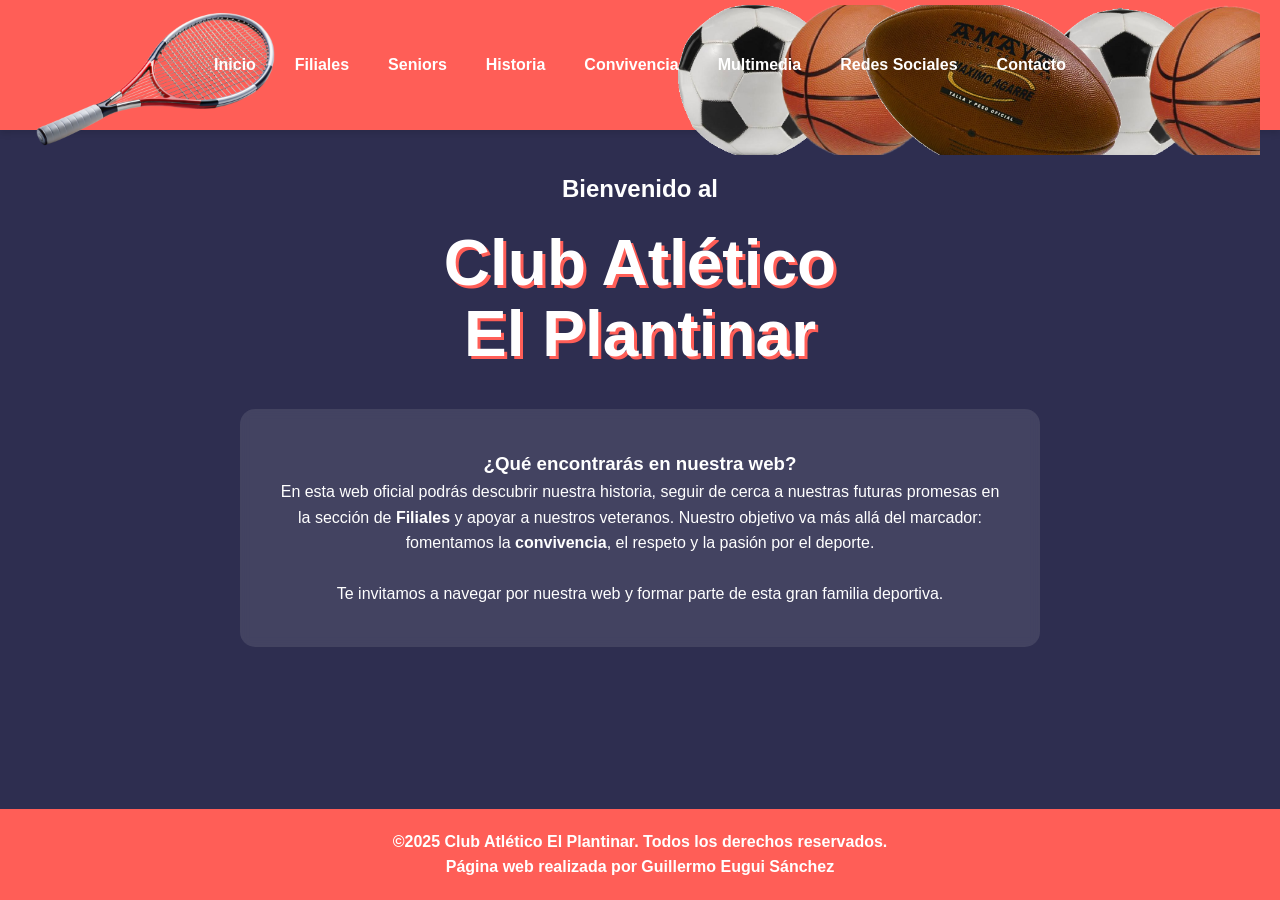
<file: index.html>
<!DOCTYPE html>
<html lang="es">
  <head>
    <meta charset="UTF-8" />
    <meta name="viewport" content="width=device-width, initial-scale=1.0" />
    <link href="estilos.css" rel="stylesheet" />
    <title>Club Atlético El Plantinar</title>
  </head>
  <body>
    <header>
      <img src="raqueta.png" alt="Raqueta" class="adorno adorno-izq" />
      <nav>
        <ul>
          <li><a href="index.html">Inicio</a></li>
          <li><a href="filiales.html">Filiales</a></li>
          <li><a href="seniors.html">Seniors</a></li>
          <li><a href="historia.html">Historia</a></li>
          <li><a href="convivencia.html">Convivencia</a></li>
          <li><a href="multimedia.html">Multimedia</a></li>
          <li><a href="redes.html">Redes Sociales</a></li>
          <li><a href="contacto.html">Contacto</a></li>
        </ul>
      </nav>

      <img src="balones.png" alt="Balones" class="adorno adorno-der"/>
    </header>

    <main>
      <section class="bloque-titulo">
        <h2>Bienvenido al</h2>
        <h1>Club Atlético<br />El Plantinar</h1>
      </section>

      <section class="bloque-contenido">
        <h3>¿Qué encontrarás en nuestra web?</h3>
        <p>
          En esta web oficial podrás descubrir nuestra historia, seguir de cerca
          a nuestras futuras promesas en la sección de
          <strong>Filiales</strong> y apoyar a nuestros veteranos. Nuestro
          objetivo va más allá del marcador: fomentamos la
          <strong>convivencia</strong>, el respeto y la pasión por el deporte.
          <br /><br />
          Te invitamos a navegar por nuestra web y formar parte de esta gran
          familia deportiva.
        </p>
      </section>
    </main>

    <footer>
      <div class="footer-content">
        <p>
          ©2025 <strong>Club Atlético El Plantinar</strong>. Todos los derechos
          reservados.
        </p>
        <p class="creditos">
          Página web realizada por <span>Guillermo Eugui Sánchez</span>
        </p>
      </div>
    </footer>
  </body>
</html>
</file>
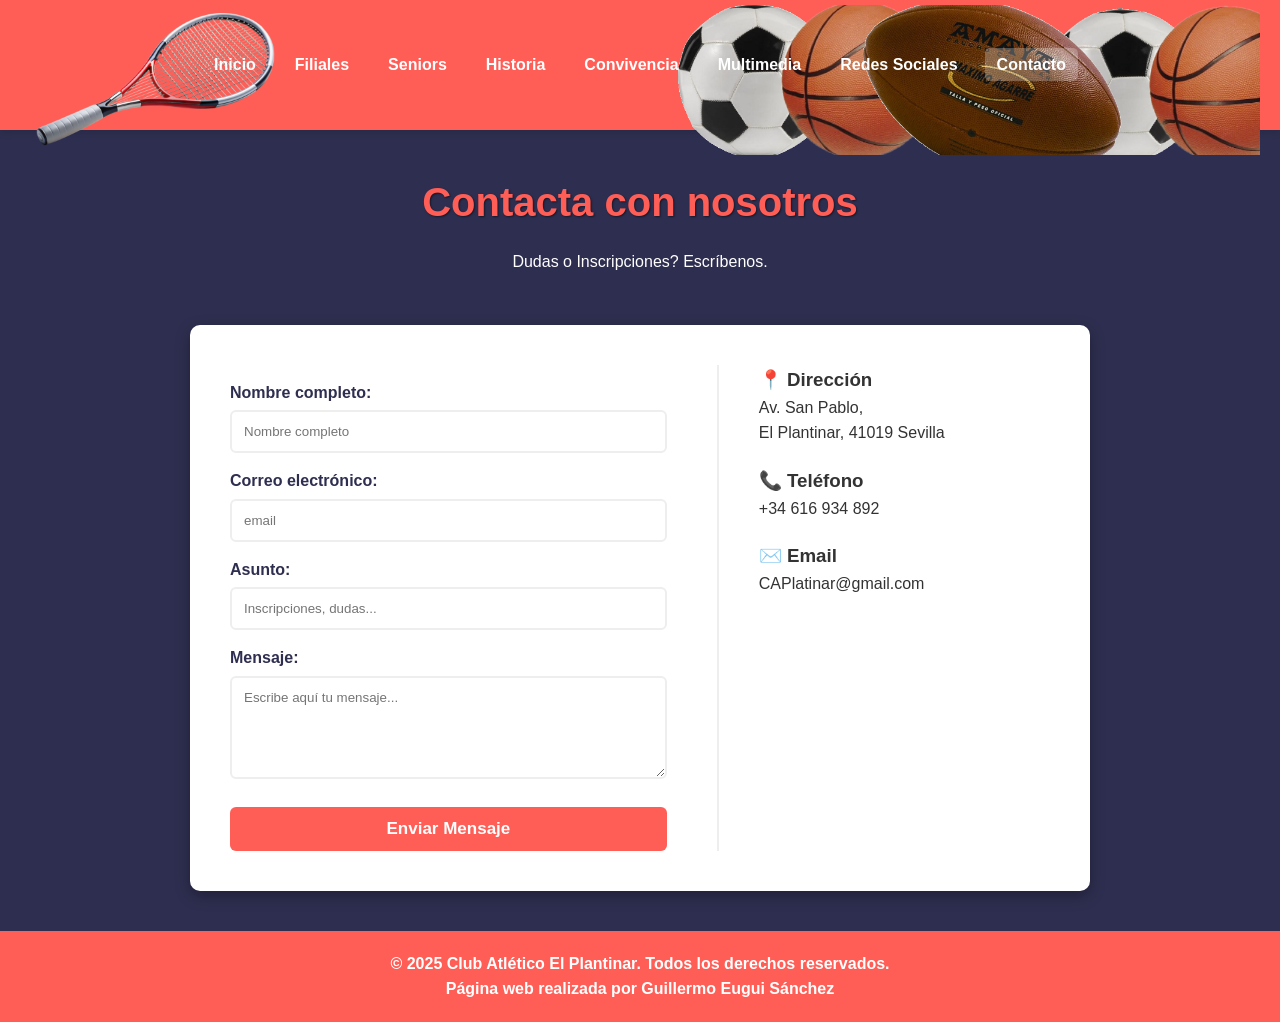
<file: contacto.html>
<!DOCTYPE html>
<html lang="es">

<head>
  <meta charset="UTF-8" />
  <meta name="viewport" content="width=device-width, initial-scale=1.0" />
  <link href="estilos.css" rel="stylesheet" />
  <title>Contacto - C.A. El Plantinar</title>
</head>

<body>

  <header>
    <img src="raqueta.png" alt="Raqueta" class="adorno adorno-izq" />

    <nav>
      <ul>
        <li><a href="index.html">Inicio</a></li>
        <li><a href="filiales.html">Filiales</a></li>
        <li><a href="seniors.html">Seniors</a></li>
        <li><a href="historia.html">Historia</a></li>
        <li><a href="convivencia.html">Convivencia</a></li>
        <li><a href="multimedia.html">Multimedia</a></li>
        <li><a href="redes.html">Redes Sociales</a></li>
        <li><a href="contacto.html" class="activo">Contacto</a></li>
      </ul>
    </nav>

    <img src="balones.png" alt="Balones" class="adorno adorno-der" />
  </header>

  <main class="pagina-contacto">

    <section class="intro-seccion">
      <h1>Contacta con nosotros</h1>
      <p>Dudas o Inscripciones? Escríbenos.</p>
    </section>

    <div class="caja-contacto">

      <div class="columna-form">
        <form action="#" method="POST">
          <label for="nombre">Nombre completo:</label>
          <input type="text" id="nombre" name="nombre" placeholder="Nombre completo" required>

          <label for="email">Correo electrónico:</label>
          <input type="email" id="email" name="email" placeholder="email" required>

          <label for="asunto">Asunto:</label>
          <input type="text" id="asunto" name="asunto" placeholder="Inscripciones, dudas...">

          <label for="mensaje">Mensaje:</label>
          <textarea id="mensaje" name="mensaje" rows="5" placeholder="Escribe aquí tu mensaje..." required></textarea>

          <button type="submit" class="boton-enviar">Enviar Mensaje</button>
        </form>
      </div>

      <div class="columna-info">
        <div class="info-caja">
          <h3>📍 Dirección</h3>
          <p>Av. San Pablo, <br>El Plantinar, 41019 Sevilla</p>
        </div>

        <div class="info-caja">
          <h3>📞 Teléfono</h3>
            <a href="tel:+34616934892" class="link">+34 616 934 892</a>
        </div>

        <div class="info-caja">
          <h3>✉️ Email</h3>
          <a href="mailto:CAPlatinar@gmail.com" class="link">CAPlatinar@gmail.com</a>
        </div>

      </div>
  </main>

  <footer>
    <div class="footer-content">
      <p>© 2025 <strong>Club Atlético El Plantinar</strong>. Todos los derechos reservados.</p>
      <p class="creditos">Página web realizada por <span>Guillermo Eugui Sánchez</span></p>
    </div>
  </footer>
</body>

</html>
</file>
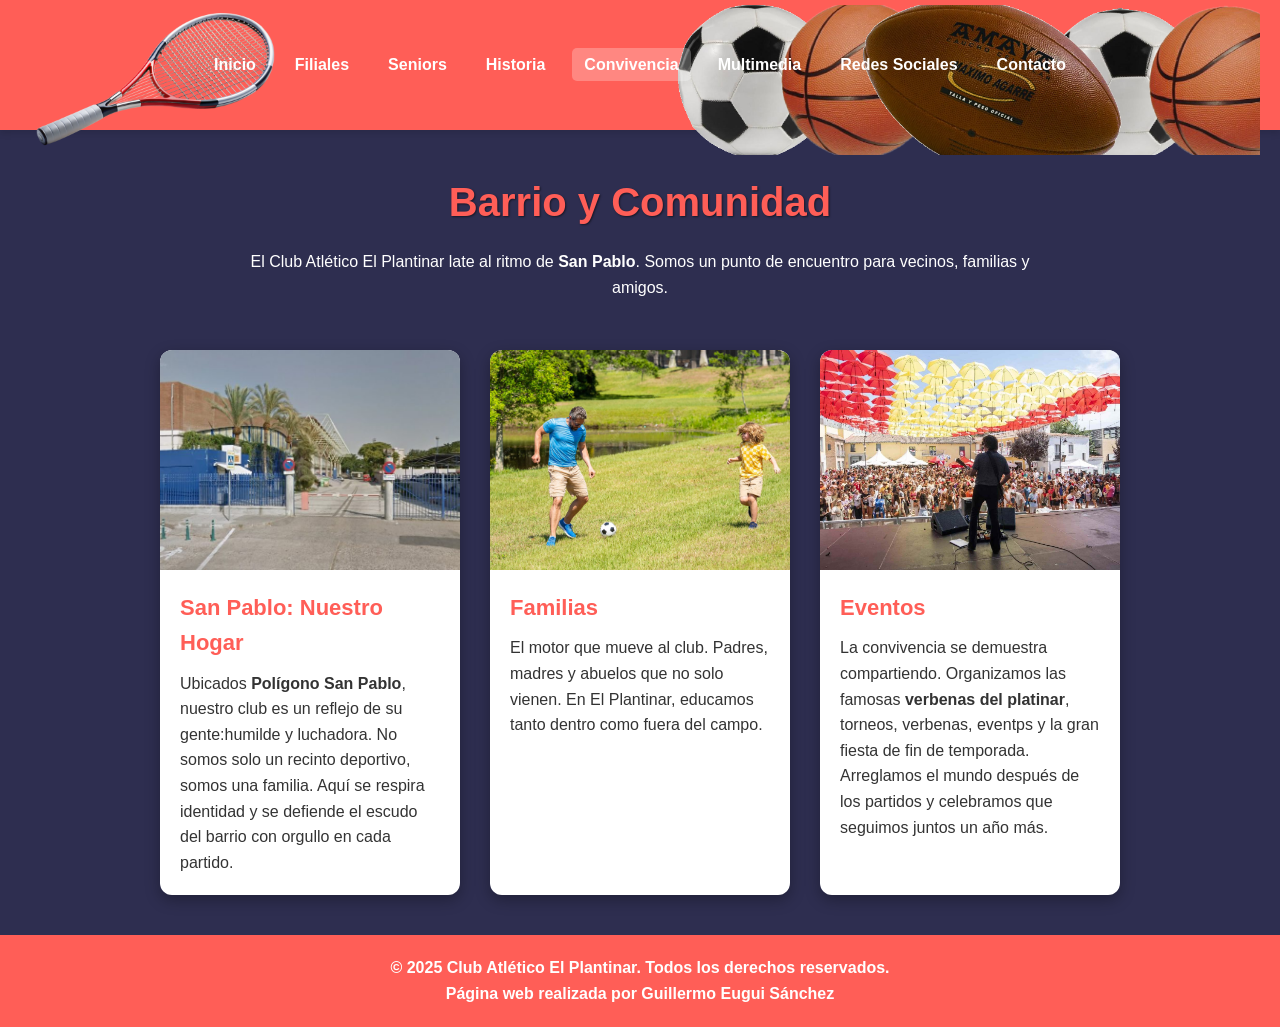
<file: convivencia.html>
<!DOCTYPE html>
<html lang="es">
  <head>
    <meta charset="UTF-8" />
    <meta name="viewport" content="width=device-width, initial-scale=1.0" />
    <link href="estilos.css" rel="stylesheet" />
    <title>Convivencia - C.A. El Plantinar</title>
  </head>
  <body>
    <header>
      <img src="raqueta.png" alt="Raqueta" class="adorno adorno-izq" />

      <nav>
        <ul>
          <li><a href="index.html">Inicio</a></li>
          <li><a href="filiales.html">Filiales</a></li>
          <li><a href="seniors.html">Seniors</a></li>
          <li><a href="historia.html">Historia</a></li>
          <li><a href="convivencia.html" class="activo">Convivencia</a></li>
          <li><a href="multimedia.html">Multimedia</a></li>
          <li><a href="redes.html">Redes Sociales</a></li>
          <li><a href="contacto.html">Contacto</a></li>
        </ul>
      </nav>

      <img src="balones.png" alt="Balones" class="adorno adorno-der" />
    </header>

    <main class="pagina-filiales">
      <section class="intro-seccion">
        <h1>Barrio y Comunidad</h1>
        <p>
          El Club Atlético El Plantinar late al ritmo de
          <strong>San Pablo</strong>. Somos un punto de encuentro para vecinos,
          familias y amigos.
        </p>
      </section>

      <div class="contenedor-equipos">
        <article class="tarjeta-equipo">
          <img src="barrio.png" alt="Barrio de San Pablo" class="foto-equipo" />
          <div class="contenido-tarjeta">
            <h3>San Pablo: Nuestro Hogar</h3>
            <div class="info-equipo">
              <p class="historia-deporte">
                Ubicados <strong>Polígono San Pablo</strong>,
                nuestro club es un reflejo de su gente:humilde y
                luchadora. No somos solo un recinto deportivo, somos una
                familia. Aquí se respira
                identidad y se defiende el escudo del barrio con orgullo
                en cada partido.
              </p>
            </div>
          </div>
        </article>

        <article class="tarjeta-equipo">
          <img src="familia.png" alt="Familias del club" class="foto-equipo" />
          <div class="contenido-tarjeta">
            <h3>Familias</h3>
            <div class="info-equipo">
              <p class="historia-deporte">
                El motor que mueve al club. Padres, madres y abuelos que no solo
                vienen. En El Plantinar, educamos tanto dentro como
                fuera del campo.
              </p>
            </div>
          </div>
        </article>

        <article class="tarjeta-equipo">
          <img
            src="eventos.png"
            alt="Paella y convivencia"
            class="foto-equipo"
          />
          <div class="contenido-tarjeta">
            <h3>Eventos</h3>
            <div class="info-equipo">
              <p class="historia-deporte">
                La convivencia se demuestra compartiendo. Organizamos las
                famosas
                <strong>verbenas del platinar</strong>, torneos, verbenas, eventps
                y la gran fiesta de fin de temporada. Arreglamos el mundo después de los partidos
                y celebramos que seguimos juntos un año más.
              </p>
            </div>
          </div>
        </article>
      </div>
    </main>

    <footer>
      <div class="footer-content">
        <p>
          © 2025 <strong>Club Atlético El Plantinar</strong>. Todos los derechos
          reservados.
        </p>
        <p class="creditos">
          Página web realizada por <span>Guillermo Eugui Sánchez</span>
        </p>
      </div>
    </footer>
  </body>
</html>
</file>
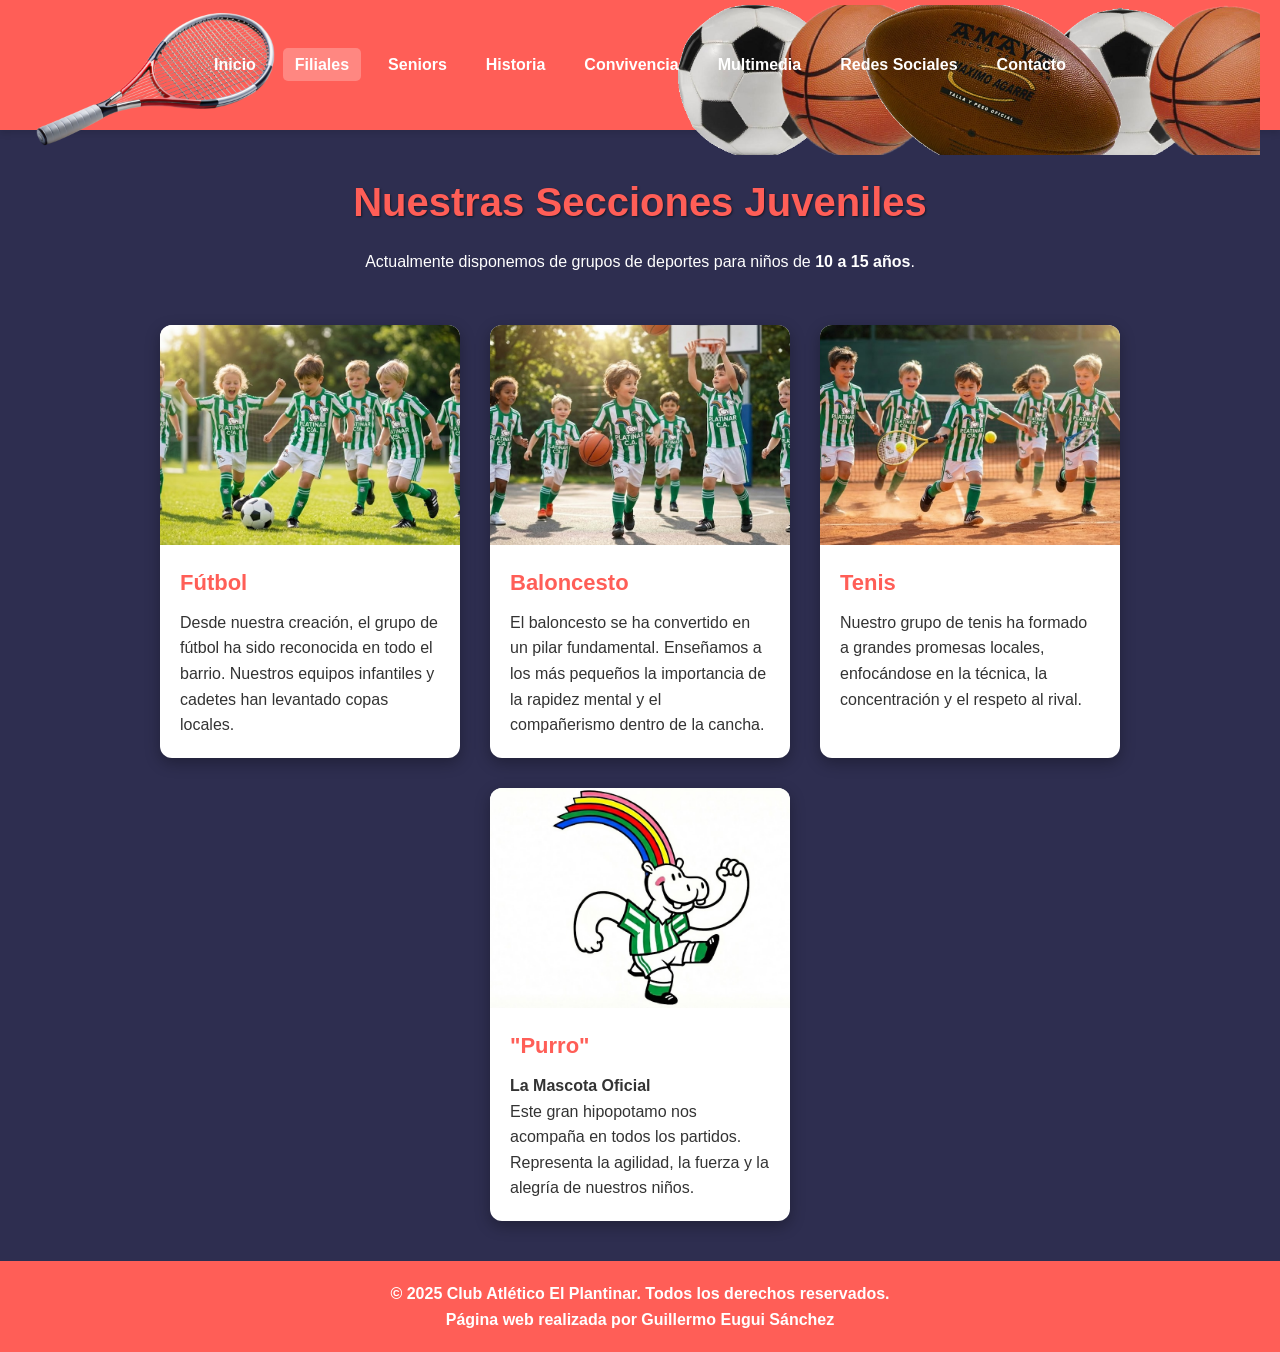
<file: filiales.html>
<!DOCTYPE html>
<html lang="es">
  <head>
    <meta charset="UTF-8" />
    <meta name="viewport" content="width=device-width, initial-scale=1.0" />
    <link href="estilos.css" rel="stylesheet" />
    <title>Filiales - C.A. El Plantinar</title>
  </head>
  <body>
    <header>
      <img src="raqueta.png" alt="Raqueta" class="adorno adorno-izq" />

      <nav>
        <ul>
          <li><a href="index.html">Inicio</a></li>
          <li><a href="filiales.html" class="activo">Filiales</a></li>
          <li><a href="seniors.html">Seniors</a></li>
          <li><a href="historia.html">Historia</a></li>
          <li><a href="convivencia.html">Convivencia</a></li>
          <li><a href="multimedia.html">Multimedia</a></li>
          <li><a href="redes.html">Redes Sociales</a></li>
          <li><a href="contacto.html">Contacto</a></li>
        </ul>
      </nav>

      <img src="balones.png" alt="Balones" class="adorno adorno-der" />
    </header>

    <main class="pagina-filiales">
      <section class="intro-seccion">
        <h1>Nuestras Secciones Juveniles</h1>
        <p>
          Actualmente disponemos de grupos de deportes para niños de
          <strong>10 a 15 años</strong>.
        </p>
      </section>

      <div class="contenedor-equipos">
        <article class="tarjeta-equipo">
          <img src="filiales.png" alt="Sección de Fútbol" class="foto-equipo" />
          <div class="contenido-tarjeta">
            <h3>Fútbol</h3>
            <div class="info-equipo">
              <p class="historia-deporte">
                Desde nuestra creación, el grupo de fútbol ha sido reconocida en
                todo el barrio. Nuestros equipos infantiles y cadetes han
                levantado copas locales.
              </p>
            </div>
          </div>
        </article>

        <article class="tarjeta-equipo">
          <img
            src="filiales2.png"
            alt="Sección de Baloncesto"
            class="foto-equipo"
          />
          <div class="contenido-tarjeta">
            <h3>Baloncesto</h3>
            <div class="info-equipo">
              <p class="historia-deporte">
                El baloncesto se ha convertido en un pilar fundamental.
                Enseñamos a los más pequeños la importancia de la rapidez mental
                y el compañerismo dentro de la cancha.
              </p>
            </div>
          </div>
        </article>

        <article class="tarjeta-equipo">
          <img src="filiales3.png" alt="Sección de Tenis" class="foto-equipo" />
          <div class="contenido-tarjeta">
            <h3>Tenis</h3>
            <div class="info-equipo">
              <p class="historia-deporte">
                Nuestro grupo de tenis ha formado a grandes promesas locales,
                enfocándose en la técnica, la concentración y el respeto al
                rival.
              </p>
            </div>
          </div>
        </article>

        <article class="tarjeta-equipo mascota-caja">
          <img
            src="mascota.png"
            alt="Mascota del Plantinar"
            class="foto-equipo"
          />
          <div class="contenido-tarjeta">
            <h3>"Purro"</h3>
            <div class="info-equipo">
              <p class="historia-deporte">
                <strong>La Mascota Oficial</strong><br />
                Este gran hipopotamo nos acompaña en todos los partidos.
                Representa la agilidad, la fuerza y la alegría de nuestros
                niños.
              </p>
            </div>
          </div>
        </article>
      </div>
    </main>

    <footer>
      <div class="footer-content">
        <p>
          © 2025 <strong>Club Atlético El Plantinar</strong>. Todos los derechos
          reservados.
        </p>
        <p class="creditos">
          Página web realizada por <span>Guillermo Eugui Sánchez</span>
        </p>
      </div>
    </footer>
  </body>
</html>
</file>
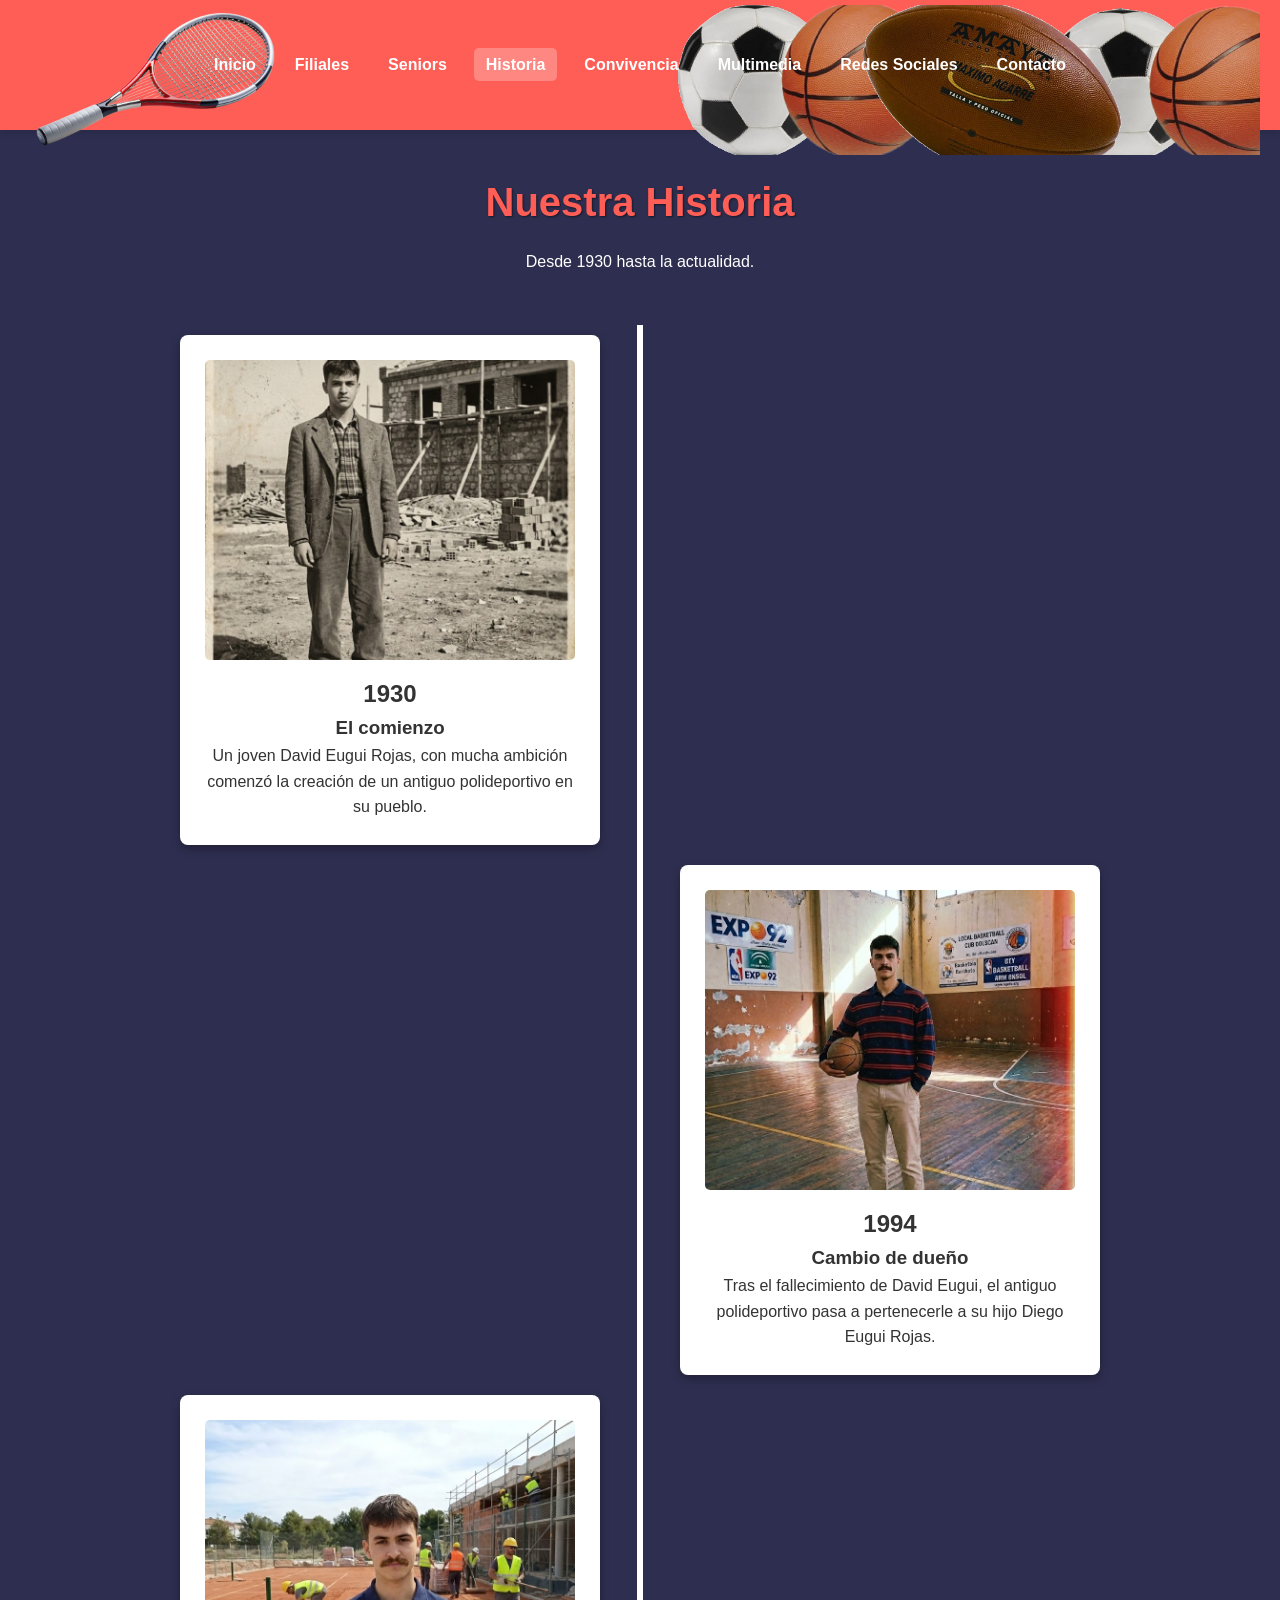
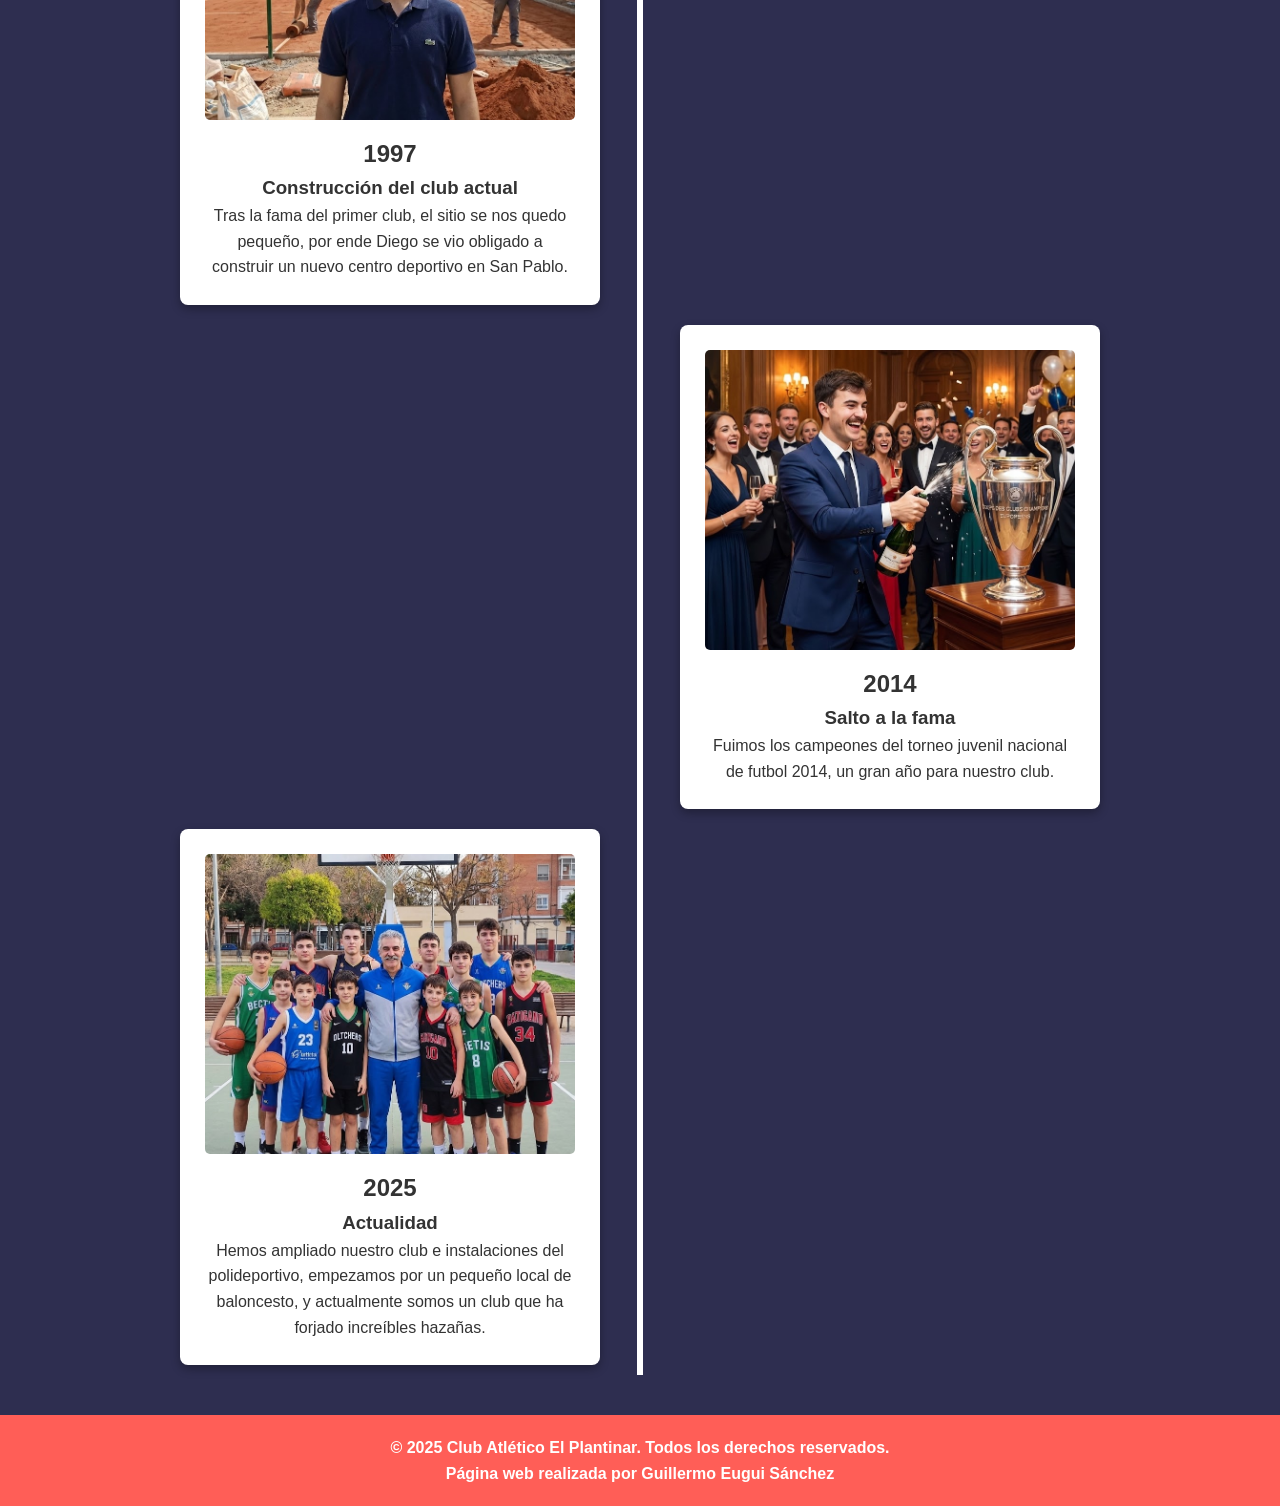
<file: historia.html>
<!DOCTYPE html>
<html lang="es">
  <head>
    <meta charset="UTF-8" />
    <meta name="viewport" content="width=device-width, initial-scale=1.0" />
    <link href="estilos.css" rel="stylesheet" />
    <title>Historia - C.A. El Plantinar</title>
  </head>
  <body>
    <header>
      <img src="raqueta.png" alt="Raqueta" class="adorno adorno-izq" />
      <nav>
        <ul>
          <li><a href="index.html">Inicio</a></li>
          <li><a href="filiales.html">Filiales</a></li>
          <li><a href="seniors.html">Seniors</a></li>
          <li><a href="historia.html" class="activo">Historia</a></li>
          <li><a href="convivencia.html">Convivencia</a></li>
          <li><a href="multimedia.html">Multimedia</a></li>
          <li><a href="redes.html">Redes Sociales</a></li>
          <li><a href="contacto.html">Contacto</a></li>
        </ul>
      </nav>
      <img src="balones.png" alt="Balones" class="adorno adorno-der" />
    </header>

    <main class="pagina-historia">
      <section class="intro-seccion">
        <h1>Nuestra Historia</h1>
        <p>Desde 1930 hasta la actualidad.</p>
      </section>

      <div class="lineaTiempo">
        <div class="contenedor-evento izquierda">
          <div class="contenido">
            <img
              src="historia 1.png"
              alt="Fundación 1930"
              class="img-lineaTiempo"
            />
            <h2>1930</h2>
            <h3>El comienzo</h3>
            <p>
              Un joven David Eugui Rojas, con mucha ambición comenzó la creación
              de un antiguo polideportivo en su pueblo.
            </p>
          </div>
        </div>

        <div class="contenedor-evento derecha">
          <div class="contenido">
            <img
              src="historia 2.png"
              alt="Cambio de dueño 1994"
              class="img-lineaTiempo"
            />
            <h2>1994</h2>
            <h3>Cambio de dueño</h3>
            <p>
              Tras el fallecimiento de David Eugui, el antiguo polideportivo
              pasa a pertenecerle a su hijo Diego Eugui Rojas.
            </p>
          </div>
        </div>

        <div class="contenedor-evento izquierda">
          <div class="contenido">
            <img
              src="historia 3.png"
              alt="Construcción 1997"
              class="img-lineaTiempo"
            />
            <h2>1997</h2>
            <h3>Construcción del club actual</h3>
            <p>
              Tras la fama del primer club, el sitio se nos quedo pequeño, por ende Diego se vio obligado a construir un
              nuevo centro deportivo en San Pablo.
            </p>
          </div>
        </div>

        <div class="contenedor-evento derecha">
          <div class="contenido">
            <img
              src="historia 4.png"
              alt="Campeones 2014"
              class="img-lineaTiempo"
            />
            <h2>2014</h2>
            <h3>Salto a la fama</h3>
            <p>
              Fuimos los campeones del torneo juvenil nacional de futbol 2014, un gran año
              para nuestro club.
            </p>
          </div>
        </div>

        <div class="contenedor-evento izquierda">
          <div class="contenido">
            <img
              src="historia 5.png"
              alt="Actualidad 2025"
              class="img-lineaTiempo"
            />
            <h2>2025</h2>
            <h3>Actualidad</h3>
            <p>
              Hemos ampliado nuestro club e instalaciones del polideportivo,
              empezamos por un pequeño local de baloncesto, y actualmente somos
              un club que ha forjado increíbles hazañas.
            </p>
          </div>
        </div>
      </div>
    </main>

    <footer>
      <div class="footer-content">
        <p>
          © 2025 <strong>Club Atlético El Plantinar</strong>. Todos los derechos
          reservados.
        </p>
        <p class="creditos">
          Página web realizada por <span>Guillermo Eugui Sánchez</span>
        </p>
      </div>
    </footer>
  </body>
</html>
</file>
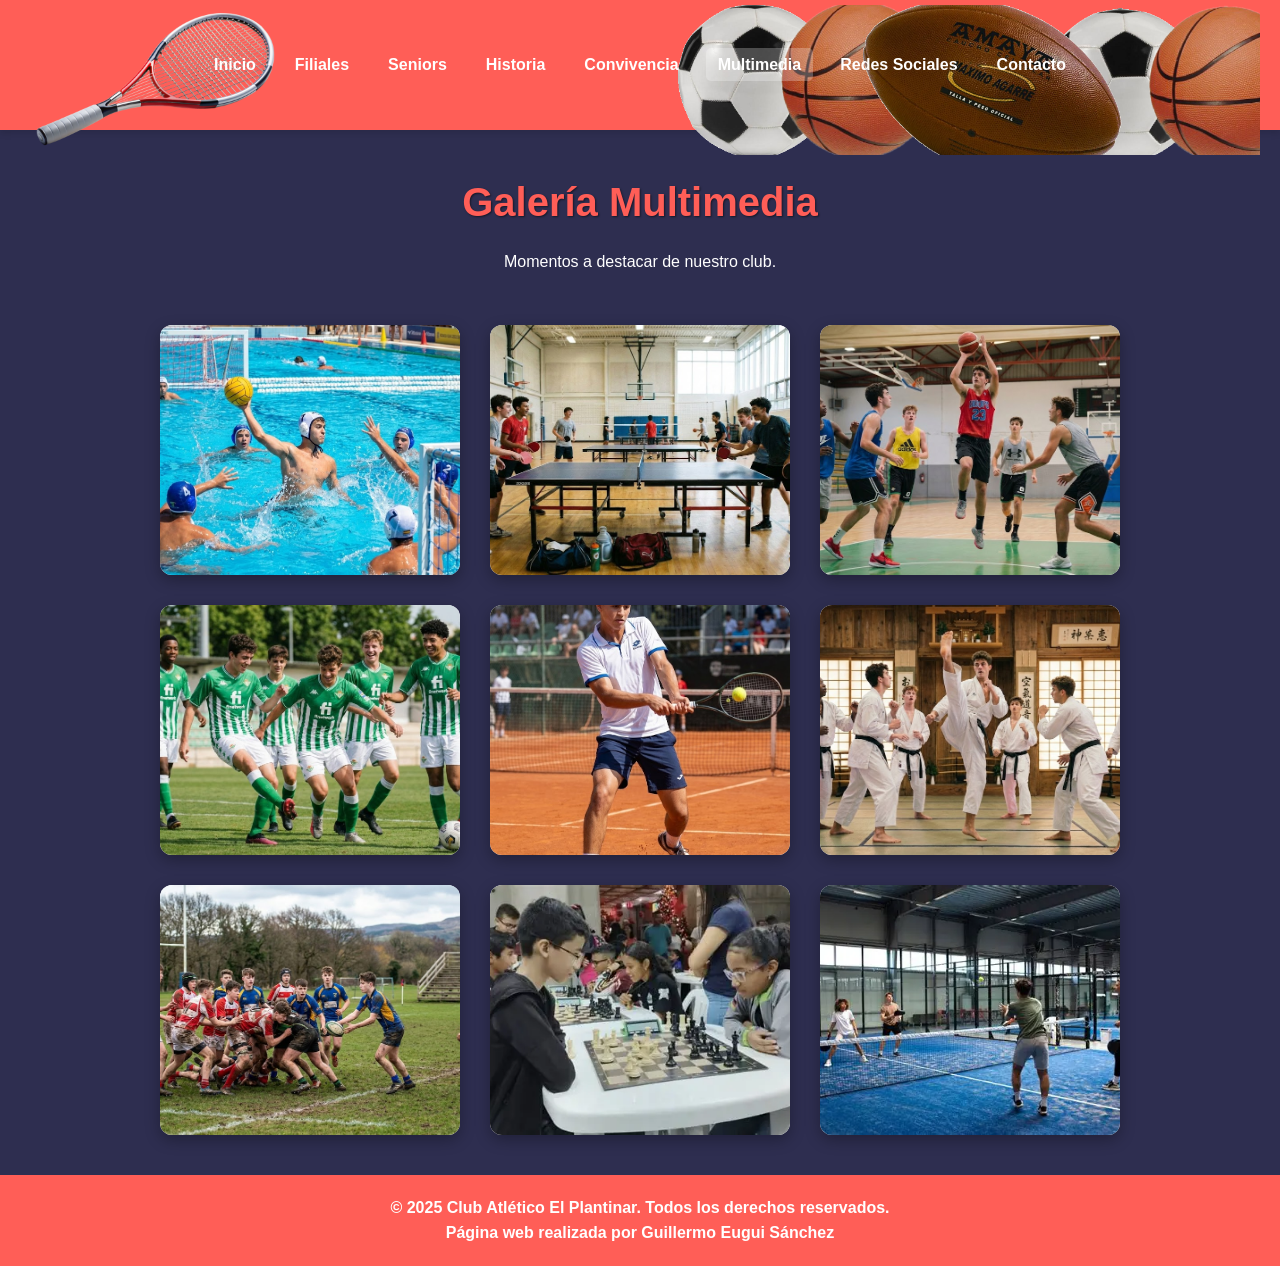
<file: multimedia.html>
<!DOCTYPE html>
<html lang="es">
  <head>
    <meta charset="UTF-8" />
    <meta name="viewport" content="width=device-width, initial-scale=1.0" />
    <link href="estilos.css" rel="stylesheet" />
    <title>Multimedia - C.A. El Plantinar</title>
  </head>
  <body>
    
    <header>
      <img src="raqueta.png" alt="Raqueta" class="adorno adorno-izq" />

      <nav>
        <ul>
          <li><a href="index.html">Inicio</a></li>
          <li><a href="filiales.html">Filiales</a></li>
          <li><a href="seniors.html">Seniors</a></li>
          <li><a href="historia.html">Historia</a></li>
          <li><a href="convivencia.html">Convivencia</a></li>
          <li><a href="multimedia.html" class="activo">Multimedia</a></li> <li><a href="redes.html">Redes Sociales</a></li>
          <li><a href="contacto.html">Contacto</a></li>
        </ul>
      </nav>

      <img src="balones.png" alt="Balones" class="adorno adorno-der" />
    </header>

    <main class="pagina-multimedia">
      
      <section class="intro-seccion">
        <h1>Galería Multimedia</h1>
        <p>Momentos a destacar de nuestro club.</p>
      </section>

      <div class="galeria-grid">
        <div class="foto-item">
          <img src="1.png" alt="Momento del club 1">
        </div>

        <div class="foto-item">
          <img src="2.png" alt="Momento del club 2">
        </div>

        <div class="foto-item">
          <img src="3.png" alt="Momento del club 3">
        </div>

        <div class="foto-item">
          <img src="4.png" alt="Momento del club 4">
        </div>

        <div class="foto-item">
          <img src="5.png" alt="Momento del club 5">
        </div>

        <div class="foto-item">
          <img src="6.png" alt="Momento del club 6">
        </div>

        <div class="foto-item">
          <img src="7.png" alt="Momento del club 7">
        </div>

        <div class="foto-item">
          <img src="8.png" alt="Momento del club 8">
        </div>

        <div class="foto-item">
          <img src="9.png" alt="Momento del club 9">
        </div>

      </div>
    </main>

    <footer>
        <div class="footer-content">
            <p>© 2025 <strong>Club Atlético El Plantinar</strong>. Todos los derechos reservados.</p>
            <p class="creditos">Página web realizada por <span>Guillermo Eugui Sánchez</span></p>
        </div>
    </footer>
  </body>
</html>
</file>
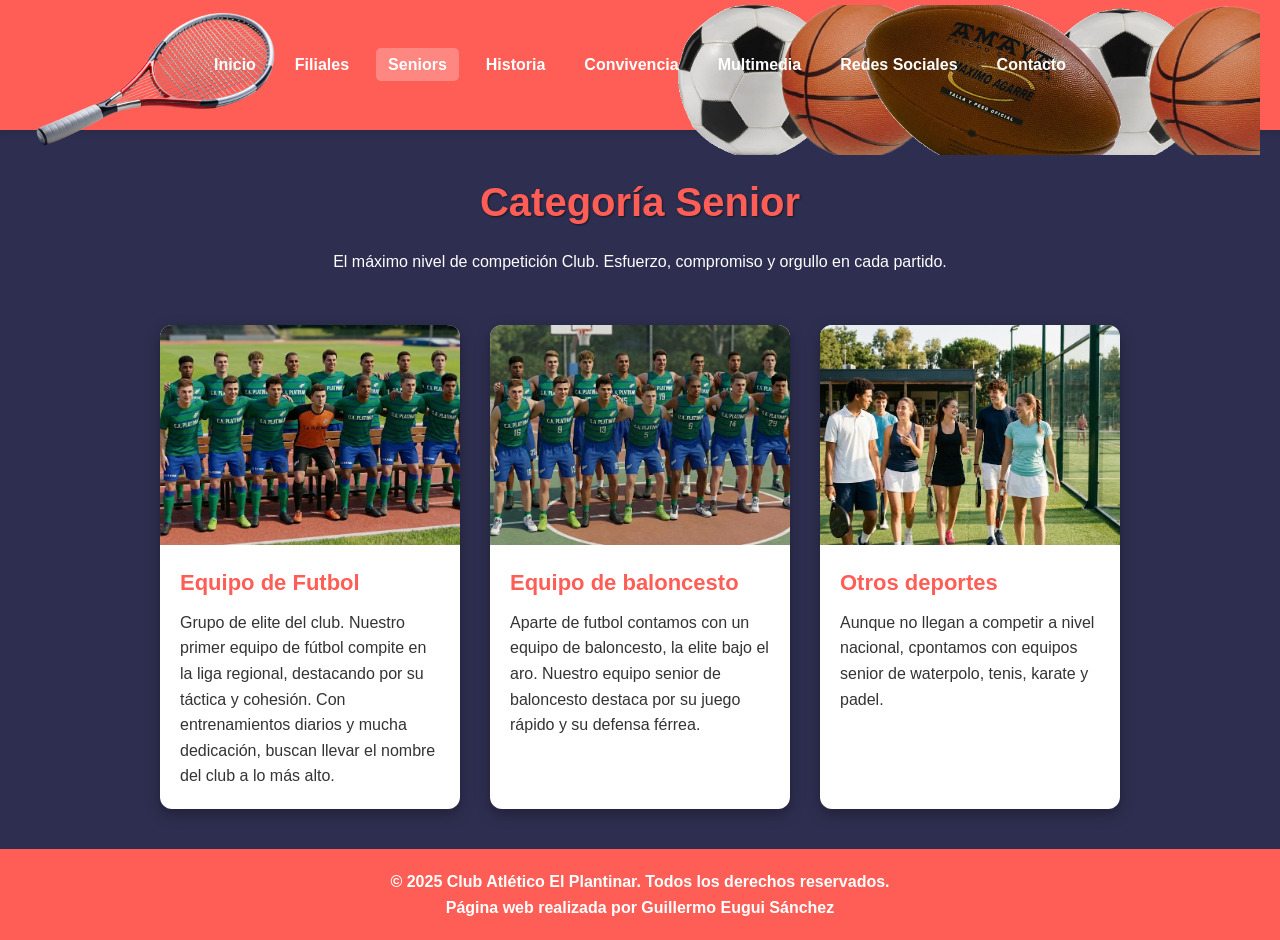
<file: seniors.html>
<!DOCTYPE html>
<html lang="es">
  <head>
    <meta charset="UTF-8" />
    <meta name="viewport" content="width=device-width, initial-scale=1.0" />
    <link href="estilos.css" rel="stylesheet" />
    <title>Seniors - C.A. El Plantinar</title>
  </head>
  <body>
    <header>
      <img src="raqueta.png" alt="Raqueta" class="adorno adorno-izq" />

      <nav>
        <ul>
          <li><a href="index.html">Inicio</a></li>
          <li><a href="filiales.html">Filiales</a></li>
          <li><a href="seniors.html" class="activo">Seniors</a></li>
          <li><a href="historia.html">Historia</a></li>
          <li><a href="convivencia.html">Convivencia</a></li>
          <li><a href="multimedia.html">Multimedia</a></li>
          <li><a href="redes.html">Redes Sociales</a></li>
          <li><a href="contacto.html">Contacto</a></li>
        </ul>
      </nav>

      <img src="balones.png" alt="Balones" class="adorno adorno-der" />
    </header>

    <main class="pagina-filiales">
      <section class="intro-seccion">
        <h1>Categoría Senior</h1>
        <p>
          El máximo nivel de competición Club. Esfuerzo, compromiso y orgullo en
          cada partido.
        </p>
      </section>

      <div class="contenedor-equipos">
        <article class="tarjeta-equipo">
          <img
            src="seniors.png"
            alt="Primer Equipo Fútbol"
            class="foto-equipo"
          />
          <div class="contenido-tarjeta">
            <h3>Equipo de Futbol</h3>
            <div class="info-equipo">
              <p class="historia-deporte">
                Grupo de elite del club. Nuestro primer equipo de fútbol compite
                en la liga regional, destacando por su táctica y cohesión. Con
                entrenamientos diarios y mucha dedicación, buscan llevar el
                nombre del club a lo más alto.
              </p>
            </div>
          </div>
        </article>

        <article class="tarjeta-equipo">
          <img src="seniors2.png" alt="Equipo Veteranos" class="foto-equipo" />
          <div class="contenido-tarjeta">
            <h3>Equipo de baloncesto</h3>
            <div class="info-equipo">
              <p class="historia-deporte">
                Aparte de futbol contamos con un equipo de baloncesto, la elite
                bajo el aro. Nuestro equipo senior de baloncesto destaca por su
                juego rápido y su defensa férrea.
              </p>
            </div>
          </div>
        </article>

        <article class="tarjeta-equipo">
          <img src="seniors3.png" alt="Senior Baloncesto" class="foto-equipo" />
          <div class="contenido-tarjeta">
            <h3>Otros deportes</h3>
            <div class="info-equipo">
              <p class="historia-deporte">
                Aunque no llegan a competir a nivel nacional, cpontamos con
                equipos senior de waterpolo, tenis, karate y padel.
              </p>
            </div>
          </div>
        </article>
      </div>
    </main>

    <footer>
      <div class="footer-content">
        <p>
          © 2025 <strong>Club Atlético El Plantinar</strong>. Todos los derechos
          reservados.
        </p>
        <p class="creditos">
          Página web realizada por <span>Guillermo Eugui Sánchez</span>
        </p>
      </div>
    </footer>
  </body>
</html>
</file>
<file: estilos.css>
* {
  margin: 0;
  padding: 0;
  box-sizing: border-box;
}

body {
  font-family: "Segoe UI", Tahoma, Geneva, Verdana, sans-serif;
  color: white;
  background-color: #2e2e50;
  display: flex;          /* Activa Flexbox para maquetar todo el cuerpo */
  flex-direction: column; /* Organiza los elementos principales en columna vertical */
  min-height: 100vh;      /* Asegura que el body ocupe al menos el 100% de la altura de la ventana */
  overflow-x: hidden;
  line-height: 1.6;
}

a {
  text-decoration: none;
  color: inherit;
  transition: all 0.3s ease; /* Para que no sea muy brusco el cambio */
}

img {
  max-width: 100%;        /* Hace que las imágenes sean responsives y no se salgan de la caja */
  display: block;
}

header {
  background-color: #ff5e57;
  display: flex;
  justify-content: center;
  align-items: center;
  padding: 0 40px;
  height: 130px;
  position: relative;     /* Necesario para posicionar los adornos absolutos dentro del header */
  box-shadow: 0 4px 6px rgba(0, 0, 0, 0.1);
  z-index: 10;            /* Para que el header quede por encima de otros elementos */
}

.adorno {
  position: absolute;     /* Saca el elemento del flujo normal para moverlo libremente */
  height: 150px;
  width: auto;
  z-index: 1;
  bottom: -25px;
}

.adorno-izq { left: 20px; }
.adorno-der { right: 20px; }

nav ul {
  display: flex;
  list-style: none;
  gap: 15px;              /* Espacio automático entre los enlaces del menú */
  z-index: 2;
  position: relative;
  flex-wrap: wrap;
  justify-content: center;
}

nav a {
  font-weight: bold;
  padding: 8px 12px;
  border-radius: 5px;
  color: white;
}

nav a:hover, nav a.activo {
  background-color: rgba(255, 255, 255, 0.25);
  transform: scale(1.05); /* Efecto de que al pasar el ratón se hace más grande */
}

main {
  flex: 1;                /* Empuja el footer para abajo */
  width: 100%;
  max-width: 1200px;
  margin: 0 auto;         /* Centra el contenedor principal horizontalmente */
  padding: 40px 20px;
  text-align: center;
}

.intro-seccion {
  margin-bottom: 50px;
  max-width: 800px;
  margin-left: auto;
  margin-right: auto;
}

.intro-seccion h1 {
  font-size: 40px;
  margin-bottom: 15px;
  color: #ff5e57;
  text-shadow: 1px 1px 2px rgba(0,0,0,0.5);
}

.bloque-titulo h1 {
  font-size: 64px;
  line-height: 1.1;
  margin: 20px 0;
  text-shadow: 3px 3px 0 #ff5e57;
}

.bloque-contenido {
  background: rgba(255, 255, 255, 0.1);
  padding: 40px;
  border-radius: 15px;
  max-width: 800px;
  margin: 40px auto;
  backdrop-filter: blur(5px); /* Efecto transparente para los vinculos */
}

.contenedor-equipos, .galeria-grid, .lista-redes, .contenedor-tarjetas {
  display: flex;
  flex-wrap: wrap;        /* Si no caben los elementos en la columna bajan una fila */
  justify-content: center;
  gap: 30px;
  width: 100%;
}

.tarjeta-equipo, .caja-social, .foto-item {
  background-color: white;
  color: #333;
  border-radius: 12px;
  overflow: hidden;       /* Oculta cualquier contenido (como imágenes) que se salga de los bordes redondeados */
  box-shadow: 0 5px 15px rgba(0, 0, 0, 0.3);
  transition: transform 0.3s;
  flex: 0 1 300px;        /* (Flex shorthand) no crecee pero sí que encoge, base de 300px de ancho */
  display: flex;
  flex-direction: column;
}

.foto-item {
  height: 250px;
  flex-basis: 300px;
}

.tarjeta-equipo:hover, .caja-social:hover, .foto-item:hover {
  transform: translateY(-8px); /* Pone un efecto chulo para mover hacia arriba la tarjeta */
  z-index: 2;
}

.foto-equipo {
  width: 100%;
  height: 220px;
  object-fit: cover;      /* Recorta la imagen para llenar el area sin que quede feo */
}

.contenido-tarjeta {
  padding: 20px;
  text-align: left;
  flex: 1;                /* Con esto ocupo el espacio restante vertical dentro de la tarjeta para alinear el contenido */
}

.contenido-tarjeta h3 {
  color: #ff5e57;
  margin-bottom: 10px;
  font-size: 22px;
}

.timeline-container, .lineaTiempo {
  position: relative;
  max-width: 1000px;
  margin: 0 auto;
}

/* Linea del timeline */
.lineaTiempo::after {
  content: '';
  position: absolute;
  width: 6px;
  background-color: white;
  top: 0;
  bottom: 0;
  left: 50%;              /* Ubica la línea al centro horizontal */
  margin-left: -3px;      /* Compensa la mitad del ancho para centrarla perfectamente */
}

.contenedor-evento {
  padding: 10px 40px;
  position: relative;
  width: 50%;             /* Cada cosa ocupa la mitad del ancho */
  box-sizing: border-box;
}

.izquierda { left: 0; }
.derecha { left: 50%; }   /* Empuja los eventos derechos a la mitad derecha del contenedor */

.contenido {
  padding: 25px;
  background-color: white;
  border-radius: 8px;
  color: #333;
  position: relative;
  box-shadow: 0 4px 10px rgba(0,0,0,0.3);
}

.img-lineaTiempo {
  border-radius: 5px;
  margin-bottom: 15px;
  height: 300px;
  object-fit: cover;
  width: 100%;
}

.caja-contacto {
  display: flex;
  gap: 50px;
  background-color: white;
  color: #333;
  padding: 40px;
  border-radius: 10px;
  box-shadow: 0 5px 15px rgba(0, 0, 0, 0.3);
  text-align: left;
  max-width: 900px;
  margin: 0 auto;
}

.columna-form { flex: 1.5; }
.columna-info { flex: 1; border-left: 2px solid #eee; padding-left: 40px; display: flex; flex-direction: column; gap: 20px; }

form label {
  display: block;
  font-weight: bold;
  color: #2e2e50;
  margin: 15px 0 5px;
}

form input, form textarea {
  width: 100%;
  padding: 12px;
  border: 2px solid #eee;
  border-radius: 6px;
  font-family: inherit;
}

form input:focus, form textarea:focus {
  border-color: #ff5e57;  /* Cambia el color del borde al hacer clic en el el */
  outline: none;
}

.boton-enviar {
  background-color: #ff5e57;
  color: white;
  border: none;
  padding: 12px 25px;
  border-radius: 6px;
  cursor: pointer;
  font-size: 17px;
  font-weight: bold;
  margin-top: 20px;
  width: 100%;
}

.boton-enviar:hover { background-color: #ff4038; }

.caja-social {
  padding: 30px;
  align-items: center;
  text-align: center;
}

.icono-social {
  width: 80px;
  height: 80px;
  margin-bottom: 15px;
}

.boton-seguir {
  margin-top: 15px;
  background-color: #2e2e50;
  color: white;
  padding: 8px 16px;
  border-radius: 20px;
  font-size: 14px;
}

.foto-item img {
  width: 100%;
  height: 100%;
  object-fit: cover;
}

footer {
  background-color: #ff5e57;
  color: white;
  text-align: center;
  padding: 20px;
  font-weight: bold;
  margin-top: auto;       /* Esto hace que el footer se pegue al fondo  si hay poco contenido */
}
</file>
